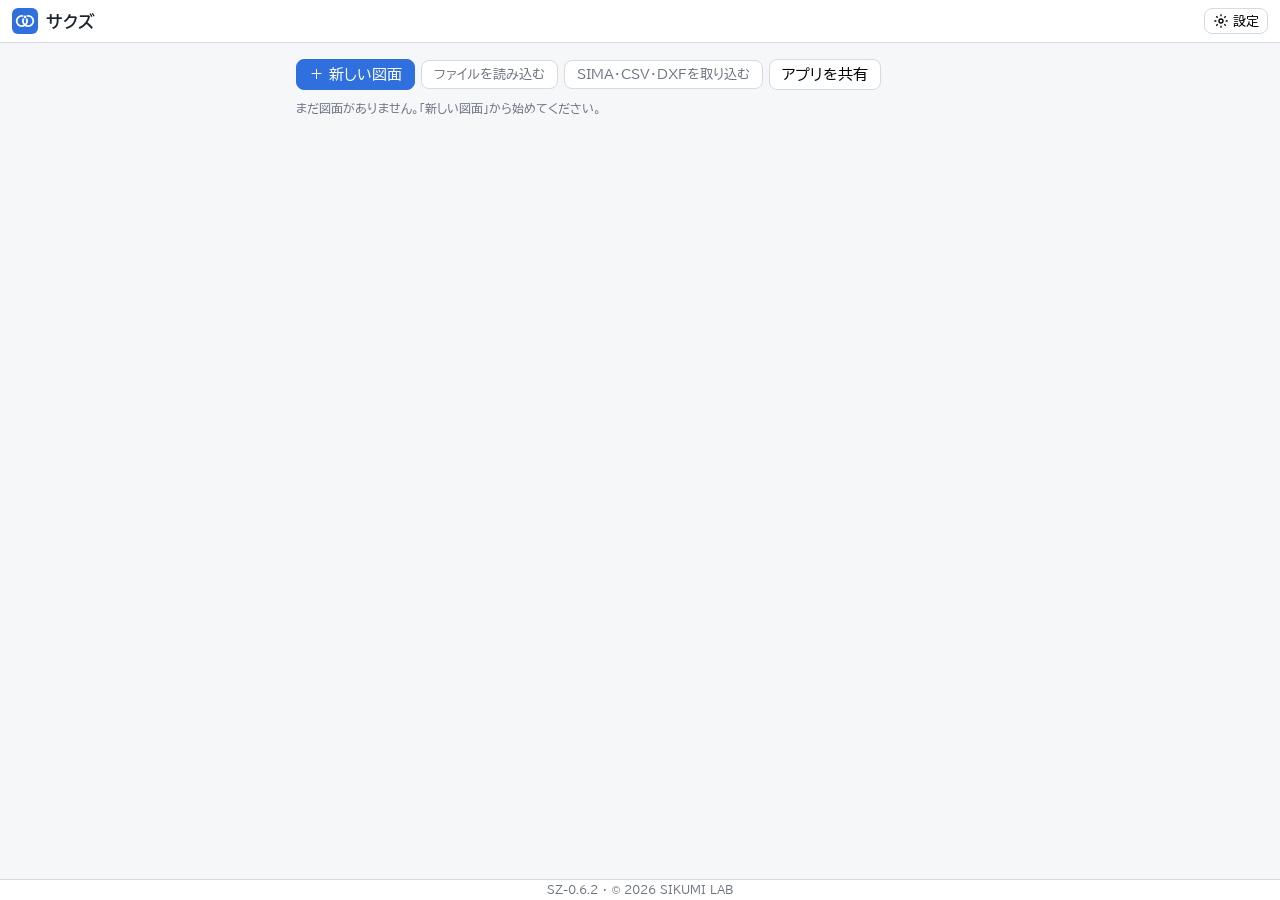
<file: index.html>
<!doctype html>
<html lang="ja"><head><meta charset="utf-8">
<meta name="viewport" content="width=device-width,initial-scale=1">
<meta http-equiv="Content-Security-Policy" content="default-src 'self'; script-src 'self'; style-src 'self' 'unsafe-inline'; connect-src 'self'; img-src 'self' data: blob:; worker-src 'self'; manifest-src 'self'">
<meta name="theme-color" content="#2F6FDE">
<link rel="manifest" href="manifest.webmanifest">
<link rel="icon" type="image/png" sizes="32x32" href="icons/favicon-32.png">
<link rel="icon" type="image/svg+xml" sizes="any" href="icons/favicon.svg">
<link rel="apple-touch-icon" sizes="180x180" href="icons/apple-touch-icon.png">
<title>サクズ</title>
<link rel="stylesheet" href="src/ui/styles.css">
</head><body><div id="app" class="app"></div>
<script type="module" src="src/ui/app.js"></script></body></html>
</file>
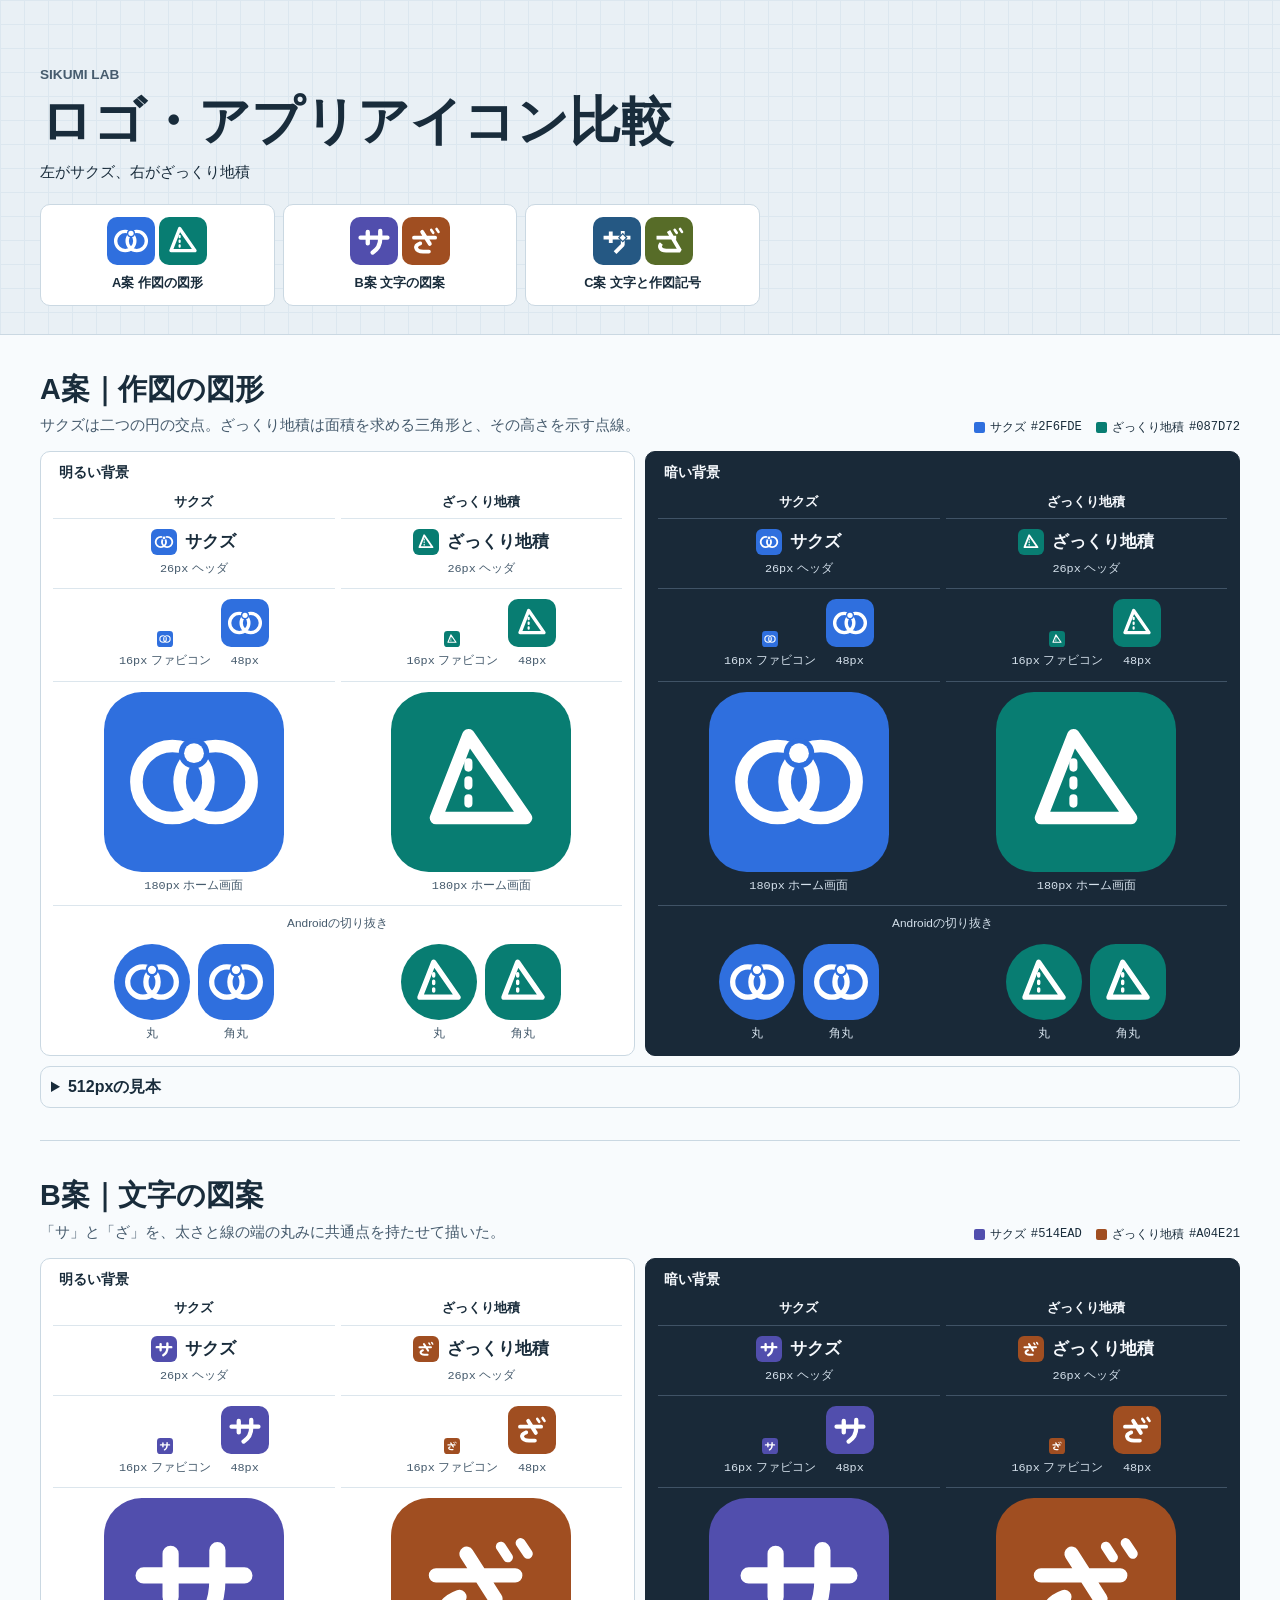
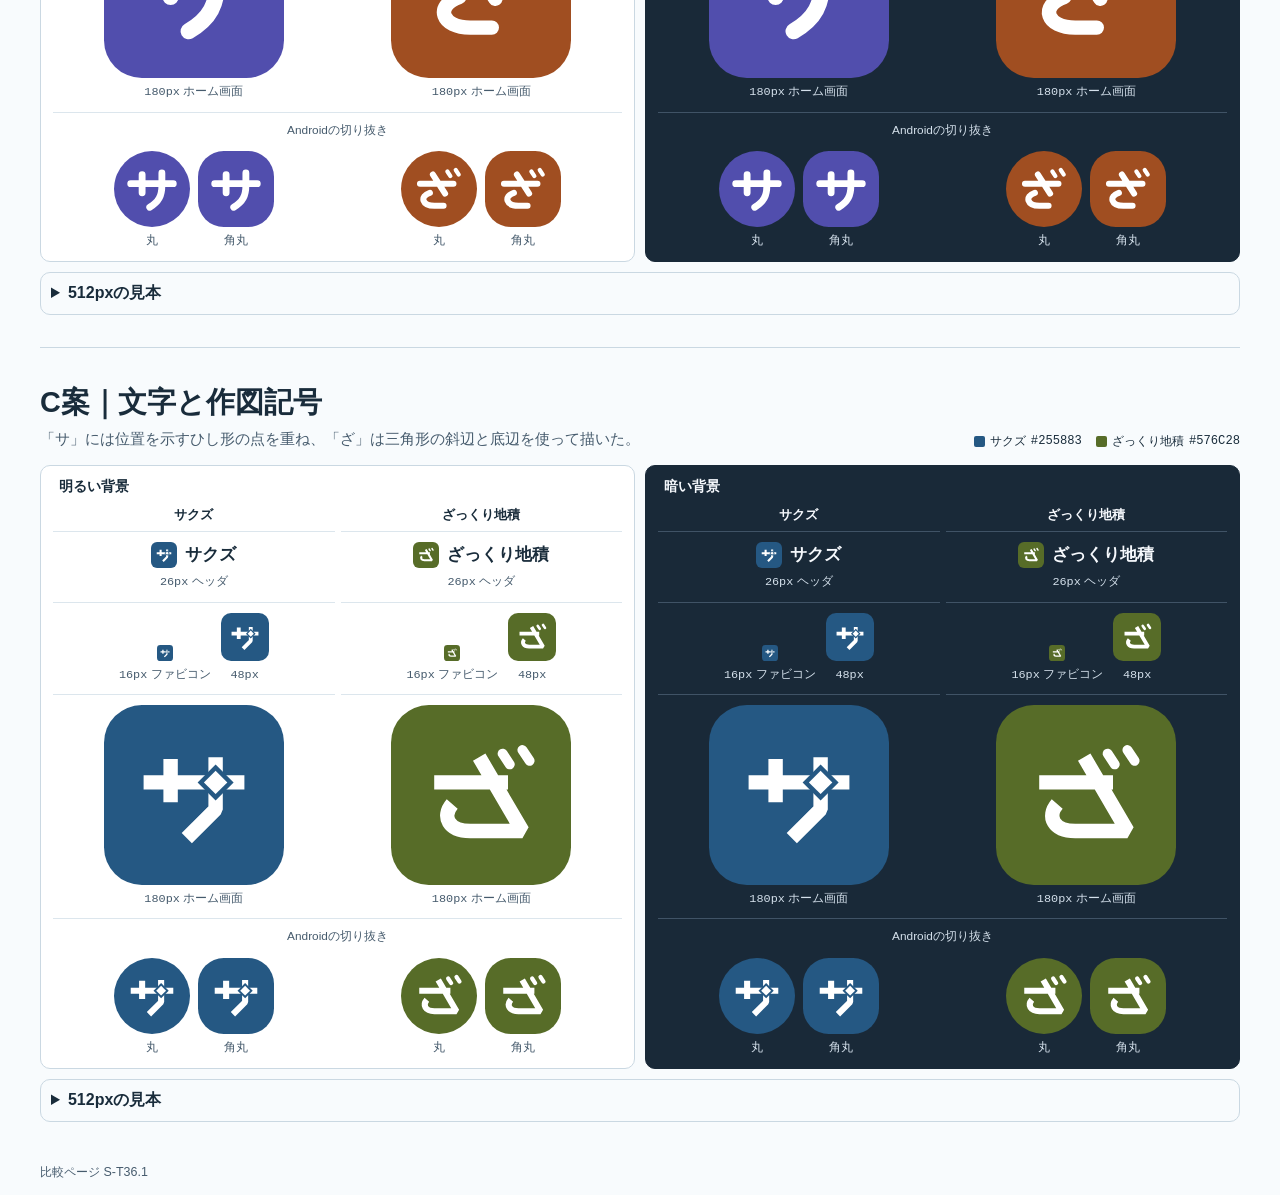
<file: design/logo-options.html>
<!doctype html>
<html lang="ja">
<head>
  <meta charset="utf-8">
  <meta name="viewport" content="width=device-width, initial-scale=1">
  <title>ロゴ・アプリアイコン比較 | サクズとざっくり地積</title>
  <link rel="icon" href="data:,">
  <style>
    :root {
      color-scheme: light;
      --ink: #192c3b;
      --muted: #465b6d;
      --line: #cad8e2;
      --blueprint: #e9f0f5;
      --paper: #f8fbfd;
      --night: #192938;
      --mono: "Cascadia Mono", Consolas, monospace;
      font-family: "BIZ UDPGothic", "Yu Gothic UI", Meiryo, sans-serif;
      color: var(--ink);
      background: var(--paper);
    }

    * { box-sizing: border-box; }
    body { margin: 0; line-height: 1.55; }
    h1, h2, h3, p, figure, dl, dd { margin: 0; }
    a { color: inherit; }
    a:focus-visible, summary:focus-visible, input:focus-visible, [tabindex]:focus-visible {
      outline: 2px solid #2f6fde;
      outline-offset: 3px;
    }

    .sheet { width: min(1200px, calc(100% - 24px)); margin-inline: auto; }
    .intro {
      padding-block: clamp(28px, 5vw, 64px) 28px;
      background-color: var(--blueprint);
      background-image:
        linear-gradient(to right, #dce7ef 1px, transparent 1px),
        linear-gradient(to bottom, #dce7ef 1px, transparent 1px);
      background-size: 24px 24px;
      border-bottom: 1px solid var(--line);
    }
    .lab { color: var(--muted); font-size: .85rem; font-weight: 700; }
    h1 {
      margin-block: 5px 8px;
      font-size: clamp(1.58rem, 4.2vw, 3.25rem);
      line-height: 1.2;
    }
    .subtitle { font-size: .95rem; }
    .index {
      display: grid;
      grid-template-columns: repeat(3, minmax(0, 1fr));
      gap: 8px;
      max-width: 720px;
      margin-top: 20px;
    }
    .index a {
      display: grid;
      justify-items: center;
      gap: 8px;
      padding: 12px 2px;
      border: 1px solid var(--line);
      border-radius: 10px;
      background: #fff;
      text-align: center;
      text-decoration: none;
      font-size: .8rem;
      font-weight: 700;
    }
    .index a:hover { border-color: #617f98; text-decoration: underline; }
    .index-icons { display: flex; gap: 4px; }

    .option { padding-block: 32px; scroll-margin-top: 12px; }
    .option + .option { border-top: 1px solid var(--line); }
    .option-head {
      display: flex;
      align-items: end;
      justify-content: space-between;
      flex-wrap: wrap;
      gap: 10px 22px;
      margin-bottom: 14px;
    }
    h2 { font-size: clamp(1.35rem, 2.5vw, 1.8rem); }
    .concept { margin-top: 3px; color: var(--muted); font-size: .92rem; }
    .palette { display: flex; flex-wrap: wrap; gap: 3px 14px; }
    .palette div, .palette dt { display: flex; align-items: center; gap: 5px; font-size: .76rem; }
    .palette dd { font-family: var(--mono); }
    .swatch { width: 11px; height: 11px; border-radius: 2px; background: var(--color); }

    .themes { display: grid; gap: 10px; }
    .theme {
      --surface: #fff;
      --rule: #dce6ed;
      --caption: #465b6d;
      min-width: 0;
      padding: 9px 7px 12px;
      border: 1px solid var(--line);
      border-radius: 10px;
      background: var(--surface);
    }
    .theme.dark {
      --surface: var(--night);
      --rule: #405366;
      --caption: #d4e0eb;
      color: #f6f9fd;
      border-color: var(--night);
    }
    .theme h3 { margin: 1px 6px 8px; font-size: .86rem; }
    .pair { display: grid; grid-template-columns: repeat(2, minmax(0, 1fr)); gap: 6px; }
    .app-name { text-align: center; font-size: .82rem; font-weight: 700; }
    .sample {
      display: flex;
      flex-wrap: wrap;
      justify-content: center;
      align-items: end;
      gap: 5px 10px;
      padding-block: 10px;
      border-top: 1px solid var(--rule);
    }
    .sample:first-of-type { margin-top: 6px; }
    figure { display: grid; justify-items: center; gap: 4px; min-width: 0; }
    figcaption {
      color: var(--caption);
      font-size: .74rem;
      text-align: center;
    }
    .size { font-family: var(--mono); white-space: nowrap; }
    .icon {
      display: block;
      flex: none;
      max-width: 100%;
      height: auto;
      border-radius: 21%;
      aspect-ratio: 1;
    }
    .header-sample {
      display: flex;
      align-items: center;
      gap: 8px;
      font-size: 17px;
      font-weight: 700;
      line-height: 1.3;
      white-space: nowrap;
    }
    .header-sample .icon { border-radius: 6px; }
    .masks { border-top: 1px solid var(--rule); padding-top: 8px; }
    .mask-label { margin-bottom: 6px; color: var(--caption); text-align: center; font-size: .74rem; }
    .mask-samples { border-top: 0; gap: 6px 8px; padding-block: 0; }
    .mask-round { border-radius: 50%; }
    .mask-rounded { border-radius: 34%; }

    .large {
      margin-top: 10px;
      padding: 8px 10px;
      border: 1px solid var(--line);
      border-radius: 10px;
    }
    .large summary { font-weight: 700; cursor: pointer; }
    .original-toggle { margin: 14px 3px 12px 0; vertical-align: middle; }
    .original-label { font-size: .85rem; }
    .large .themes { grid-template-columns: 1fr; }
    .large .viewport { overflow-x: auto; }
    .large .pair { gap: 10px; }
    .large figcaption { font-weight: 700; }
    .original-toggle:checked ~ .themes .pair { grid-template-columns: repeat(2, 512px); }

    footer { padding-block: 9px 22px; color: var(--muted); font-size: .78rem; }

    @media (min-width: 850px) {
      .themes { grid-template-columns: repeat(2, minmax(0, 1fr)); }
      .theme { padding-inline: 12px; }
    }
    @media (max-width: 365px) {
      .header-sample { gap: 5px; font-size: .84rem; }
      .index-icons { gap: 2px; }
      .index-icons .icon { width: min(40px, 12vw); }
    }
  </style>
</head>
<body>
  <!-- 各 symbol の図形は design/logo/ の同名 SVG と同じ。 -->
  <svg width="0" height="0" aria-hidden="true" style="position:absolute" xmlns="http://www.w3.org/2000/svg">
    <symbol id="a-sakuzu" viewBox="0 0 100 100">
      <rect width="100" height="100" fill="#2F6FDE"/>
      <g fill="none" stroke="#fff" stroke-width="7">
        <circle cx="38" cy="50" r="20"/>
        <circle cx="62" cy="50" r="20"/>
      </g>
      <circle cx="50" cy="34" r="8.5" fill="#2F6FDE"/>
      <circle cx="50" cy="34" r="5.5" fill="#fff"/>
    </symbol>
    <symbol id="a-zakkuri" viewBox="0 0 100 100">
      <rect width="100" height="100" fill="#087D72"/>
      <path d="M25 70 43 24 75 70Z" fill="none" stroke="#fff" stroke-width="7" stroke-linejoin="round"/>
      <path d="M43 39v3m0 7v3m0 7v3" fill="none" stroke="#fff" stroke-width="4.5" stroke-linecap="round"/>
    </symbol>
    <symbol id="b-sakuzu" viewBox="0 0 100 100">
      <rect width="100" height="100" fill="#514EAD"/>
      <path d="M22 43h56M37 31v24M63 29v16c0 14-4 22-16 29" fill="none" stroke="#fff" stroke-width="9" stroke-linecap="round"/>
    </symbol>
    <symbol id="b-zakkuri" viewBox="0 0 100 100">
      <rect width="100" height="100" fill="#A04E21"/>
      <path d="M25 43h44M42 31l16 25M38 55c-14 5-10 17 6 17h12" fill="none" stroke="#fff" stroke-width="8" stroke-linecap="round"/>
      <path d="m61 27 4 6m7-8 4 6" fill="none" stroke="#fff" stroke-width="5.5" stroke-linecap="round"/>
    </symbol>
    <symbol id="c-sakuzu" viewBox="0 0 100 100">
      <rect width="100" height="100" fill="#255883"/>
      <path d="M22 43h56M37 30v24M62 29v29L46 74" fill="none" stroke="#fff" stroke-width="8" stroke-linejoin="bevel"/>
      <path d="m62 33 10 10-10 10-10-10Z" fill="#255883"/>
      <path d="m62 36.5 6.5 6.5-6.5 6.5-6.5-6.5Z" fill="#fff"/>
    </symbol>
    <symbol id="c-zakkuri" viewBox="0 0 100 100">
      <rect width="100" height="100" fill="#576C28"/>
      <path d="M24 43h41M49 29l24 41H44c-12 0-16-8-10-15" fill="none" stroke="#fff" stroke-width="8" stroke-linejoin="bevel"/>
      <path d="m62 27 4 6m7-8 4 6" fill="none" stroke="#fff" stroke-width="5.5" stroke-linecap="round"/>
    </symbol>
  </svg>

  <header class="intro">
    <div class="sheet">
      <p class="lab">SIKUMI LAB</p>
      <h1>ロゴ・アプリアイコン比較</h1>
      <p class="subtitle">左がサクズ、右がざっくり地積</p>
      <nav class="index" aria-label="案を選ぶ"></nav>
    </div>
  </header>
  <main class="sheet"></main>
  <noscript><p class="sheet">比較見本の表示には JavaScript が必要です。</p></noscript>
  <footer class="sheet">比較ページ S-T36.1</footer>

  <script>
    const apps = [
      { id: "sakuzu", name: "サクズ" },
      { id: "zakkuri", name: "ざっくり地積" },
    ];

    const options = [
      {
        id: "a",
        label: "A案",
        name: "作図の図形",
        description: "サクズは二つの円の交点。ざっくり地積は面積を求める三角形と、その高さを示す点線。",
      },
      {
        id: "b",
        label: "B案",
        name: "文字の図案",
        description: "「サ」と「ざ」を、太さと線の端の丸みに共通点を持たせて描いた。",
      },
      {
        id: "c",
        label: "C案",
        name: "文字と作図記号",
        description: "「サ」には位置を示すひし形の点を重ね、「ざ」は三角形の斜辺と底辺を使って描いた。",
      },
    ];

    const themes = [
      { id: "light", name: "明るい背景" },
      { id: "dark", name: "暗い背景" },
    ];

    function icon(id, size, shape = "") {
      return `<svg class="icon ${shape}" width="${size}" height="${size}" viewBox="0 0 100 100" aria-hidden="true">
        <use href="#${id}"></use>
      </svg>`;
    }

    function sample(id, size, caption, shape) {
      return `<figure>${icon(id, size, shape)}<figcaption>${caption}</figcaption></figure>`;
    }

    function appSamples(app) {
      return `<div>
        <p class="app-name">${app.name}</p>
        <div class="sample">
          <figure>
            <div class="header-sample">${icon(app.mark, 26)}<span>${app.name}</span></div>
            <figcaption><span class="size">26px</span> ヘッダ</figcaption>
          </figure>
        </div>
        <div class="sample">
          ${sample(app.mark, 16, '<span class="size">16px</span> ファビコン')}
          ${sample(app.mark, 48, '<span class="size">48px</span>')}
        </div>
        <div class="sample">
          ${sample(app.mark, 180, '<span class="size">180px</span> ホーム画面')}
        </div>
      </div>`;
    }

    function maskSamples(app) {
      return `<div class="sample mask-samples" role="group" aria-label="${app.name}">
        ${sample(app.mark, 76, "丸", "mask-round")}
        ${sample(app.mark, 76, "角丸", "mask-rounded")}
      </div>`;
    }

    function optionSection(option) {
      const pair = apps.map(app => {
        const mark = `${option.id}-${app.id}`;
        const color = document.getElementById(mark).querySelector("rect").getAttribute("fill");
        return { ...app, mark, color };
      });
      const palette = pair.map(app => `<div>
        <dt><span class="swatch" style="--color:${app.color}" aria-hidden="true"></span>${app.name}</dt>
        <dd>${app.color}</dd>
      </div>`).join("");

      return `<section class="option" id="${option.id}" aria-labelledby="${option.id}-title">
        <header class="option-head">
          <div>
            <h2 id="${option.id}-title">${option.label}｜${option.name}</h2>
            <p class="concept">${option.description}</p>
          </div>
          <dl class="palette" aria-label="配色">${palette}</dl>
        </header>
        <div class="themes">
          ${themes.map(theme => `<section class="theme ${theme.id}">
            <h3>${theme.name}</h3>
            <div class="pair">${pair.map(appSamples).join("")}</div>
            <div class="masks">
              <p class="mask-label">Androidの切り抜き</p>
              <div class="pair">${pair.map(maskSamples).join("")}</div>
            </div>
          </section>`).join("")}
        </div>
        <details class="large">
          <summary>512pxの見本</summary>
          <input class="original-toggle" type="checkbox" id="${option.id}-original">
          <label class="original-label" for="${option.id}-original">原寸で表示（はみ出す場合は横にスクロール）</label>
          <div class="themes">
            ${themes.map(theme => `<section class="theme ${theme.id}">
              <h3>${theme.name}</h3>
              <div class="viewport" tabindex="0" role="region" aria-label="${option.label} 512px ${theme.name}">
                <div class="pair">${pair.map(app => sample(app.mark, 512, app.name)).join("")}</div>
              </div>
            </section>`).join("")}
          </div>
        </details>
      </section>`;
    }

    document.querySelector(".index").innerHTML = options.map(option => `<a href="#${option.id}">
      <span class="index-icons">${apps.map(app => icon(`${option.id}-${app.id}`, 48)).join("")}</span>
      <span>${option.label} ${option.name}</span>
    </a>`).join("");
    document.querySelector("main").innerHTML = options.map(optionSection).join("");
  </script>
</body>
</html>
</file>
<file: src/ui/styles.css>
/* 書体: BIZ UDPゴシック（S-T20で発案者が選択。OFL。JIS第1・第2水準＋cp932の記号に絞って同梱。外部から読み込まない＝C-01） */
@font-face{font-family:"SZ BIZ UDPGothic";font-weight:400;font-display:swap;src:url(../../fonts/BIZUDPGothic-Regular.woff2) format("woff2")}
@font-face{font-family:"SZ BIZ UDPGothic";font-weight:700;font-display:swap;src:url(../../fonts/BIZUDPGothic-Bold.woff2) format("woff2")}
:root{--font:"SZ BIZ UDPGothic","BIZ UDPGothic","Hiragino Sans","Yu Gothic UI","Meiryo","Noto Sans JP",sans-serif;--fg:#1d2430;--muted:#6b7280;--line:#d6dae1;--bg:#f6f7f9;--card:#fff;--accent:#2F6FDE;--warn:#c27c0e;--err:#c62828;--candL:#e07a1f;--candR:#7b3fd0}
*{box-sizing:border-box}html,body{margin:0;height:100%;font-family:var(--font);color:var(--fg);background:var(--bg);font-size:15px}
button,input,select{font:inherit}button{cursor:pointer}
.app{display:flex;flex-direction:column;height:100dvh}
header{display:flex;align-items:center;gap:8px;padding:8px 12px;background:var(--card);border-bottom:1px solid var(--line)}
header .logo{width:26px;height:26px;flex:none;border-radius:6px;background:var(--accent)}
header h1{font-size:17px;margin:0}header .sp{flex:1}
footer{font-size:11px;color:var(--muted);text-align:center;padding:4px;border-top:1px solid var(--line);background:var(--card)}
main{flex:1;min-height:0;display:flex}
.list{padding:16px;max-width:720px;margin:0 auto;width:100%;overflow:auto}
.card{background:var(--card);border:1px solid var(--line);border-radius:10px;padding:12px;margin-bottom:10px;display:flex;gap:10px;align-items:center}
.card .t{flex:1}.card .n{font-weight:700}.card .d{font-size:12px;color:var(--muted)}
.btn{border:1px solid var(--line);background:var(--card);border-radius:8px;padding:7px 12px}
.btn.primary{background:var(--accent);color:#fff;border-color:var(--accent)}
.btn.danger{color:var(--err)}.btn.sm{padding:4px 8px;font-size:13px}
.btn.on{background:#e6efff;border-color:var(--accent)}
.editor{flex:1;display:flex;min-height:0;position:relative}
.canvas{flex:1;position:relative;min-width:0;touch-action:none;background:#fff}
.canvas svg{width:100%;height:100%;display:block}
.float{position:absolute;top:8px;left:8px;display:flex;gap:6px}
.panel{width:360px;border-left:1px solid var(--line);background:var(--card);display:flex;flex-direction:column;min-height:0}
.tabs{display:flex;border-bottom:1px solid var(--line)}.tabs button{flex:1;border:0;background:none;padding:10px;border-bottom:3px solid transparent}
.tabs button.on{border-color:var(--accent);font-weight:700}
.pbody{flex:1;overflow:auto;padding:12px}
.row{display:flex;gap:6px;align-items:center;margin-bottom:8px;flex-wrap:wrap}
.row label{min-width:64px;font-size:13px;color:var(--muted)}
.row input[type=number],.row input[type=text]{width:96px;padding:6px;border:1px solid var(--line);border-radius:6px}
.row select{padding:6px;border:1px solid var(--line);border-radius:6px}
.pick{padding:6px 10px;border:1px dashed var(--line);border-radius:6px;background:#fafbfc;min-width:52px}
.pick.active{border:2px solid var(--accent);background:#eef4ff}
.seg{display:inline-flex;border:1px solid var(--line);border-radius:8px;overflow:hidden}.seg button{border:0;background:#fff;padding:6px 10px}.seg button.on{background:var(--accent);color:#fff}
.steps .st{border:1px solid var(--line);border-radius:8px;padding:8px;margin-bottom:6px}
.st .h{display:flex;gap:6px;align-items:center}.st .lb{font-weight:700;min-width:36px}
.badge{font-size:11px;padding:1px 6px;border-radius:10px;background:#eee}
.badge.warn{background:#fff3dc;color:var(--warn)}.badge.error{background:#fde7e7;color:var(--err)}.badge.blocked{background:#eee;color:var(--muted)}.badge.pending{background:#efe6fb;color:var(--candR)}
.note{font-size:12px;color:var(--muted)}.msg{font-size:13px;margin:6px 0;padding:6px 8px;border-radius:6px;background:#f1f5ff}
.msg.err{background:#fde7e7;color:var(--err)}.msg.warn{background:#fff3dc;color:var(--warn)}
dialog{border:1px solid var(--line);border-radius:12px;max-width:360px}
@media (max-width:899px){
 .editor{flex-direction:column}.panel{width:100%;height:46%;border-left:0;border-top:1px solid var(--line);border-radius:14px 14px 0 0;box-shadow:0 -4px 12px rgba(0,0,0,.06)}
 .panel.min{height:44px}.panel .grab{height:6px;width:40px;background:#ccd;border-radius:3px;margin:6px auto 0}
}
@media (min-width:900px){.panel .grab{display:none}}
/* MVP 追加 */
.measure{position:absolute;left:8px;bottom:8px;background:#1d2430;color:#fff;padding:6px 10px;border-radius:8px;font-size:14px}
.ul{margin:4px 0 10px;padding-left:18px}.ul li{margin:4px 0}
h4{margin:12px 0 6px;font-size:14px}
.preview{flex:1;display:flex;flex-direction:column;overflow:auto;min-height:0}
.pctrl{padding:12px;background:var(--card);border-bottom:1px solid var(--line)}
.sheetWrap{padding:12px;display:flex;justify-content:center}
.sheet{width:100%;max-width:1100px;box-shadow:0 2px 10px rgba(0,0,0,.12);background:#fff}
.sheet svg{width:100%;height:100%;display:block}
.dateIn{position:relative;display:inline-flex;gap:4px;align-items:center}
@media print{
  html,body{background:#fff}
  .noprint,.pctrl,header,footer{display:none!important}
  .app,main,.preview,.sheetWrap{display:block;height:auto;overflow:visible;padding:0;margin:0}
  .sheet{box-shadow:none;max-width:none;width:auto;aspect-ratio:auto!important}
  .sheet svg{width:auto;height:auto}
}

.nudge{display:inline-flex;gap:2px}
h3{margin:6px 0 12px}
/* 長押し（ルーペ）で文字が選択されたり、スマホのメニューが出たりしないようにする */
.canvas,.canvas svg{-webkit-user-select:none;user-select:none;-webkit-touch-callout:none}

/* 数値の入力欄は右寄せ（桁がそろって見比べやすい。発案者の指示 2026-11-25） */
input[type=number],input[inputmode=decimal]{text-align:right}
/* 取り込み画面 */
.imp{max-width:760px;margin:0 auto;padding:14px}.imp h2{font-size:18px;margin:4px 0}.imp .row label:first-child{min-width:88px}
.imp select{font:inherit;padding:5px;border:1px solid var(--line);border-radius:6px;max-width:100%}
.imp .scroll{overflow-x:auto;margin:8px 0}.prev{border-collapse:collapse;font-size:13px}.prev td{border:1px solid var(--line);padding:3px 6px;white-space:nowrap}
.prev tr.hd td{background:#f0f2f5;font-weight:700}.prev td.cx{background:#e8f0fe}.prev td.cy{background:#e9f7ef}.prev td.cn{background:#fff6e0}
.prev td.n{text-align:right}
</file>
